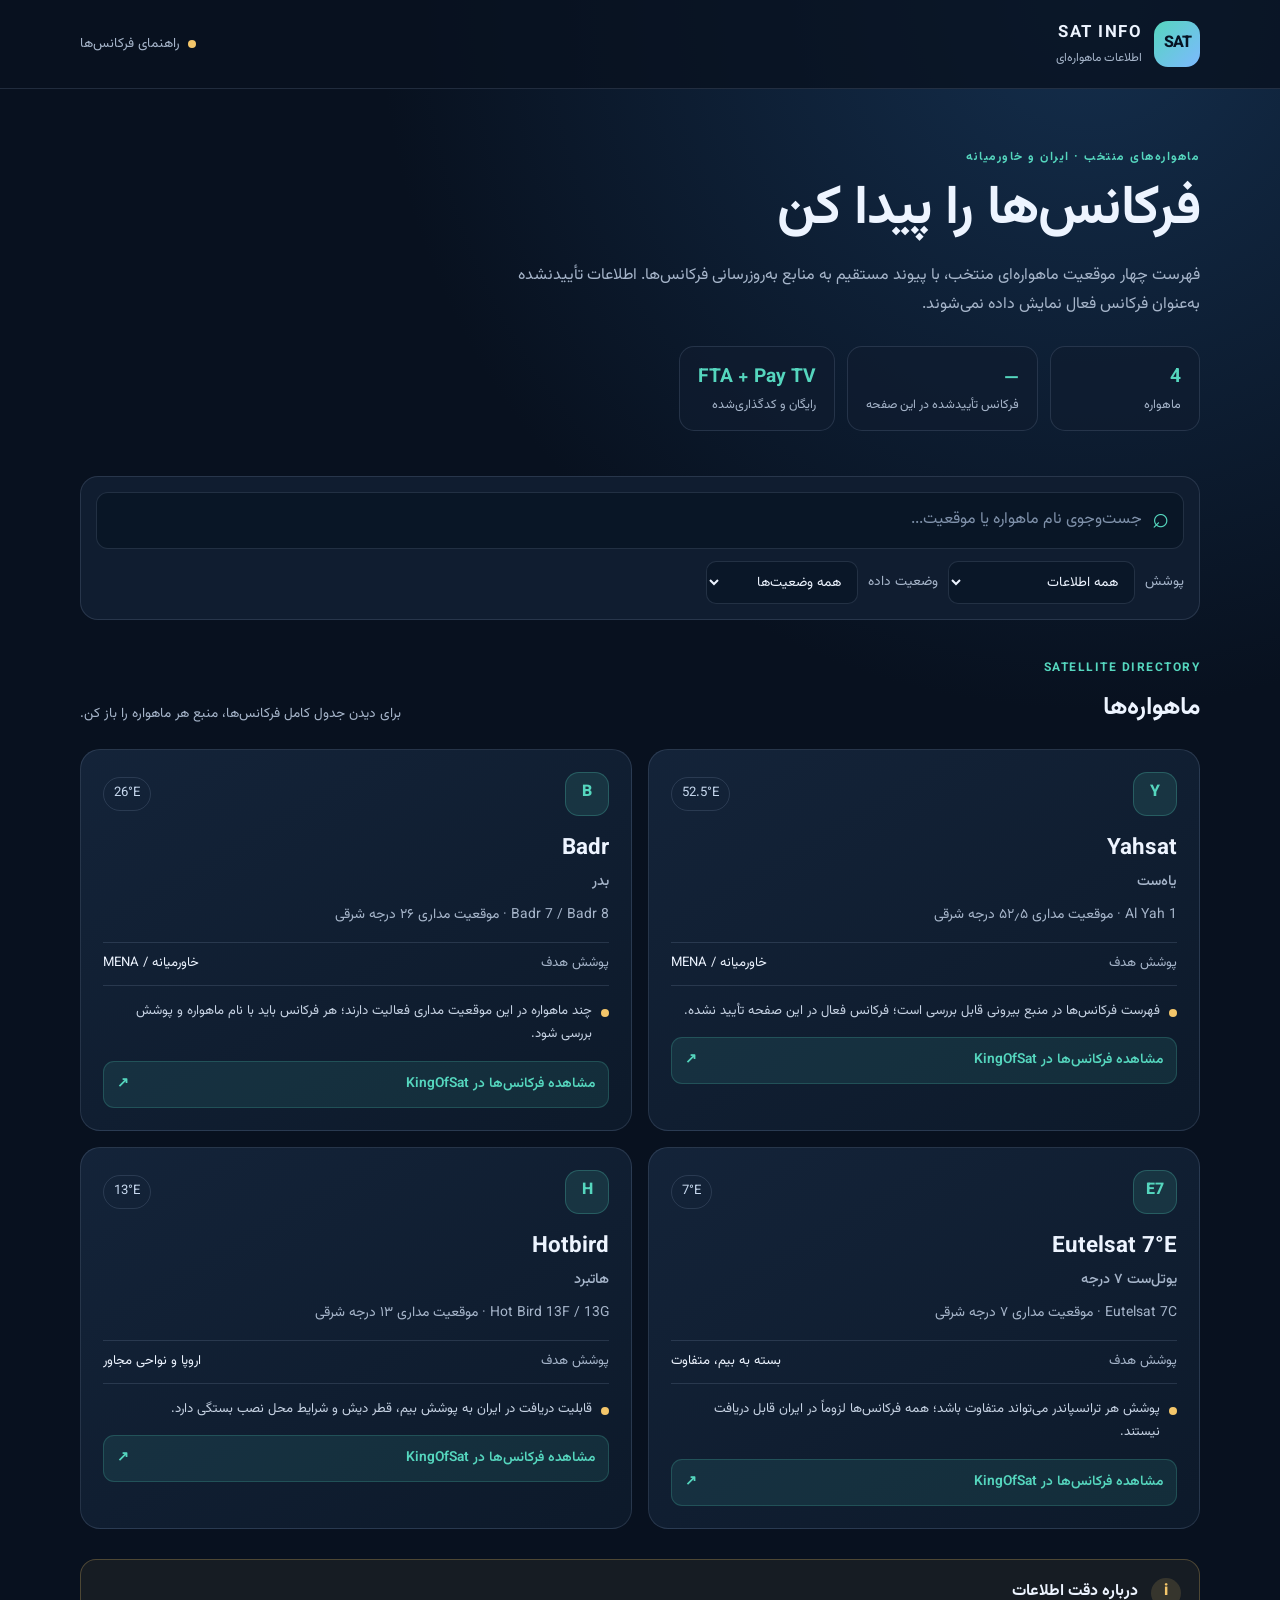
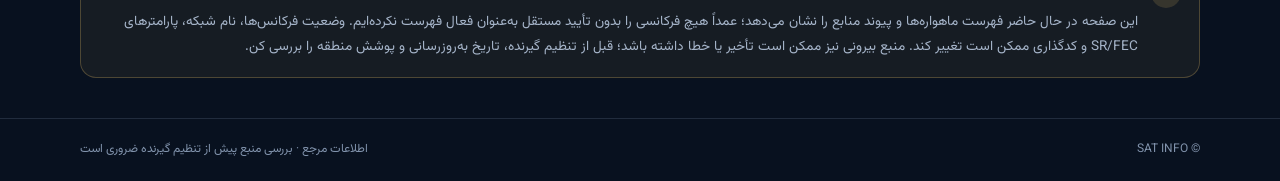
<file: ماهواره ها/index.html>
<!DOCTYPE html>
<html lang="fa" dir="rtl">
<head>
  <meta charset="UTF-8">
  <meta name="viewport" content="width=device-width, initial-scale=1.0">
  <meta name="description" content="اطلاعات ماهواره‌ای SAT INFO؛ یاه‌ست، بدر، یوتل‌ست ۷ درجه و هاتبرد">
  <title>SAT INFO | اطلاعات ماهواره‌ها</title>
  <link rel="stylesheet" href="satsat.css">
  <script src="satsat.js" defer></script>
</head>
<body>
  <header class="site-header">
    <a class="brand" href="#" aria-label="SAT INFO صفحه اصلی">
      <span class="brand-mark">SAT</span>
      <span><strong>SAT INFO</strong><small>اطلاعات ماهواره‌ای</small></span>
    </a>
    <span class="live-note"><span class="dot"></span> راهنمای فرکانس‌ها</span>
  </header>

  <main class="container">
    <section class="hero">
      <p class="eyebrow">ماهواره‌های منتخب · ایران و خاورمیانه</p>
      <h1>فرکانس‌ها را <span></span> پیدا کن</h1>
      <p class="hero-copy">فهرست چهار موقعیت ماهواره‌ای منتخب، با پیوند مستقیم به منابع به‌روزرسانی فرکانس‌ها. اطلاعات تأییدنشده به‌عنوان فرکانس فعال نمایش داده نمی‌شوند.</p>
      <div class="stats">
        <div class="stat"><strong id="satelliteCount">4</strong><span>ماهواره</span></div>
        <div class="stat"><strong id="frequencyCount">—</strong><span>فرکانس تأییدشده در این صفحه</span></div>
        <div class="stat"><strong>FTA + Pay TV</strong><span>رایگان و کدگذاری‌شده</span></div>
      </div>
    </section>

    <section class="tools" aria-label="جست‌وجو و فیلتر">
      <label class="search-box">
        <span aria-hidden="true">⌕</span>
        <input id="search" type="search" placeholder="جست‌وجوی نام ماهواره یا موقعیت..." autocomplete="off">
      </label>
      <div class="filter-row">
        <label for="coverageFilter">پوشش</label>
        <select id="coverageFilter">
          <option value="all">همه اطلاعات</option>
          <option value="mena">ایران و خاورمیانه (MENA)</option>
          <option value="europe">اروپا</option>
        </select>
        <label for="statusFilter">وضعیت داده</label>
        <select id="statusFilter">
          <option value="all">همه وضعیت‌ها</option>
          <option value="verified">دارای منبع بیرونی</option>
          <option value="pending">نیازمند بررسی محلی</option>
        </select>
      </div>
    </section>

    <section class="section-heading">
      <div><p class="eyebrow">SATELLITE DIRECTORY</p><h2>ماهواره‌ها</h2></div>
      <p class="section-note">برای دیدن جدول کامل فرکانس‌ها، منبع هر ماهواره را باز کن.</p>
    </section>

    <section id="satelliteGrid" class="satellite-grid" aria-live="polite">
      <article class="sat-card" data-name="yahsat yah sat یاهست یاه‌ست 52.5 شرق" data-position="52.5°E" data-coverage="mena" data-status="verified">
        <div class="card-top"><span class="sat-icon">Y</span><span class="position">52.5°E</span></div>
        <h3>Yahsat <span>یاه‌ست</span></h3>
        <p class="sat-description">Al Yah 1 · موقعیت مداری ۵۲٫۵ درجه شرقی</p>
        <div class="meta"><span class="meta-label">پوشش هدف</span><span>خاورمیانه / MENA</span></div>
        <div class="data-note"><span class="status-dot"></span><span>فهرست فرکانس‌ها در منبع بیرونی قابل بررسی است؛ فرکانس فعال در این صفحه تأیید نشده.</span></div>
        <a class="source-link" href="https://en.kingofsat.tv/freqs.php?lim=0&ordre=sid&pos=52.5E&standard=All" target="_blank" rel="noopener noreferrer">مشاهده فرکانس‌ها در KingOfSat <span>↗</span></a>
      </article>

      <article class="sat-card" data-name="badr badr 8 arabsat بدر عربست 26 شرق" data-position="26°E" data-coverage="mena" data-status="verified">
        <div class="card-top"><span class="sat-icon">B</span><span class="position">26°E</span></div>
        <h3>Badr <span>بدر</span></h3>
        <p class="sat-description">Badr 7 / Badr 8 · موقعیت مداری ۲۶ درجه شرقی</p>
        <div class="meta"><span class="meta-label">پوشش هدف</span><span>خاورمیانه / MENA</span></div>
        <div class="data-note"><span class="status-dot"></span><span>چند ماهواره در این موقعیت مداری فعالیت دارند؛ هر فرکانس باید با نام ماهواره و پوشش بررسی شود.</span></div>
        <a class="source-link" href="https://en.kingofsat.fr/data-26E" target="_blank" rel="noopener noreferrer">مشاهده فرکانس‌ها در KingOfSat <span>↗</span></a>
      </article>

      <article class="sat-card" data-name="eutelsat eutelsat 7c یوتلست یوتل‌ست 7 شرق" data-position="7°E" data-coverage="mena" data-status="verified">
        <div class="card-top"><span class="sat-icon">E7</span><span class="position">7°E</span></div>
        <h3>Eutelsat 7°E <span>یوتل‌ست ۷ درجه</span></h3>
        <p class="sat-description">Eutelsat 7C · موقعیت مداری ۷ درجه شرقی</p>
        <div class="meta"><span class="meta-label">پوشش هدف</span><span>بسته به بیم، متفاوت</span></div>
        <div class="data-note"><span class="status-dot"></span><span>پوشش هر ترانسپاندر می‌تواند متفاوت باشد؛ همه فرکانس‌ها لزوماً در ایران قابل دریافت نیستند.</span></div>
        <a class="source-link" href="https://en.kingofsat.tv/tv-7E" target="_blank" rel="noopener noreferrer">مشاهده فرکانس‌ها در KingOfSat <span>↗</span></a>
      </article>

      <article class="sat-card" data-name="hotbird hot bird هاتبرد 13 شرق 13e" data-position="13°E" data-coverage="europe" data-status="verified">
        <div class="card-top"><span class="sat-icon">H</span><span class="position">13°E</span></div>
        <h3>Hotbird <span>هاتبرد</span></h3>
        <p class="sat-description">Hot Bird 13F / 13G · موقعیت مداری ۱۳ درجه شرقی</p>
        <div class="meta"><span class="meta-label">پوشش هدف</span><span>اروپا و نواحی مجاور</span></div>
        <div class="data-note"><span class="status-dot"></span><span>قابلیت دریافت در ایران به پوشش بیم، قطر دیش و شرایط محل نصب بستگی دارد.</span></div>
        <a class="source-link" href="https://en.kingofsat.tv/data-13E" target="_blank" rel="noopener noreferrer">مشاهده فرکانس‌ها در KingOfSat <span>↗</span></a>
      </article>
    </section>

    <section id="emptyState" class="empty-state" hidden>
      <strong>موردی پیدا نشد</strong>
      <p>عبارت جست‌وجو یا فیلتر را تغییر بده.</p>
    </section>

    <section class="important-note">
      <span class="note-icon">i</span>
      <div>
        <h2>درباره دقت اطلاعات</h2>
        <p>این صفحه در حال حاضر فهرست ماهواره‌ها و پیوند منابع را نشان می‌دهد؛ عمداً هیچ فرکانسی را بدون تأیید مستقل به‌عنوان فعال فهرست نکرده‌ایم. وضعیت فرکانس‌ها، نام شبکه، پارامترهای SR/FEC و کدگذاری ممکن است تغییر کند. منبع بیرونی نیز ممکن است تأخیر یا خطا داشته باشد؛ قبل از تنظیم گیرنده، تاریخ به‌روزرسانی و پوشش منطقه را بررسی کن.</p>
      </div>
    </section>
  </main>

  <footer class="site-footer">
    <span>© SAT INFO</span>
    <span>اطلاعات مرجع · بررسی منبع پیش از تنظیم گیرنده ضروری است</span>
  </footer>
</body>
</html>
</file>
<file: ماهواره ها/satsat.css>
@import url('https://fonts.googleapis.com/css2?family=Vazirmatn:wght@400;500;600;700;800&display=swap');

:root {
  --bg: #08111f;
  --panel: #101d30;
  --panel-soft: #14243a;
  --text: #edf4ff;
  --muted: #a6b5ca;
  --accent: #55d6be;
  --accent-2: #77a7ff;
  --border: rgba(180, 204, 238, .14);
  --warning: #f4c66a;
}
* { box-sizing: border-box; }
html { scroll-behavior: smooth; }
body {
  margin: 0;
  background: radial-gradient(circle at 85% 0%, #142e4c 0, transparent 34%), var(--bg);
  color: var(--text);
  font-family: "Vazirmatn", Tahoma, sans-serif;
  line-height: 1.8;
}
a { color: inherit; }
.site-header {
  display: flex; align-items: center; justify-content: space-between;
  gap: 16px; padding: 18px max(22px, calc((100% - 1120px) / 2));
  border-bottom: 1px solid var(--border); background: rgba(8,17,31,.78);
}
.brand { display: flex; align-items: center; gap: 12px; text-decoration: none; }
.brand-mark {
  display: grid; place-items: center; width: 46px; height: 46px; border-radius: 14px;
  background: linear-gradient(135deg, var(--accent), #7db9ff); color: #061323;
  font-weight: 800; letter-spacing: -1px;
}
.brand strong { display: block; font-size: 1.05rem; letter-spacing: 1.5px; }
.brand small { display: block; color: var(--muted); font-size: .75rem; }
.live-note { color: var(--muted); font-size: .84rem; display: flex; align-items: center; gap: 8px; }
.dot, .status-dot { width: 8px; height: 8px; border-radius: 50%; display: inline-block; background: var(--warning); flex: 0 0 auto; }
.container { width: min(1120px, calc(100% - 36px)); margin: 0 auto; }
.hero { padding: 58px 0 35px; }
.eyebrow { color: var(--accent); font-size: .75rem; font-weight: 700; letter-spacing: 1.5px; margin: 0 0 7px; }
h1 { font-size: clamp(2rem, 5vw, 3.4rem); line-height: 1.3; margin: 0; letter-spacing: -.7px; }
h1 span { color: var(--accent); }
.hero-copy { max-width: 700px; color: var(--muted); margin: 16px 0 26px; }
.stats { display: flex; flex-wrap: wrap; gap: 12px; }
.stat { min-width: 150px; display: flex; flex-direction: column; padding: 13px 18px; border: 1px solid var(--border); border-radius: 15px; background: rgba(16,29,48,.72); }
.stat strong { font-size: 1.2rem; color: var(--accent); }
.stat span { color: var(--muted); font-size: .78rem; }
.tools { background: var(--panel); border: 1px solid var(--border); padding: 15px; border-radius: 18px; margin: 10px 0 38px; }
.search-box { display: flex; align-items: center; gap: 10px; border: 1px solid var(--border); border-radius: 12px; background: #091626; padding: 0 14px; }
.search-box span { font-size: 1.8rem; color: var(--accent); }
.search-box input { width: 100%; padding: 13px 0; background: transparent; color: var(--text); border: 0; outline: 0; font: inherit; }
.search-box input::placeholder { color: #7f91aa; }
.filter-row { display: flex; flex-wrap: wrap; align-items: center; gap: 10px; margin-top: 12px; color: var(--muted); font-size: .85rem; }
select { background: #0a1728; color: var(--text); border: 1px solid var(--border); border-radius: 10px; padding: 9px 12px; font: inherit; }
.section-heading { display: flex; justify-content: space-between; align-items: end; gap: 20px; margin-bottom: 18px; }
.section-heading h2 { margin: 0; font-size: 1.55rem; }
.section-note { color: var(--muted); font-size: .85rem; margin: 0 0 4px; }
.satellite-grid { display: grid; grid-template-columns: repeat(2, minmax(0, 1fr)); gap: 16px; }
.sat-card { min-width: 0; padding: 22px; background: linear-gradient(150deg, rgba(20,36,58,.98), rgba(13,26,43,.98)); border: 1px solid var(--border); border-radius: 20px; transition: transform .18s ease, border-color .18s ease; }
.sat-card:hover { transform: translateY(-3px); border-color: rgba(85,214,190,.42); }
.card-top { display: flex; justify-content: space-between; align-items: center; margin-bottom: 13px; }
.sat-icon { display: grid; place-items: center; min-width: 44px; height: 44px; padding: 0 9px; border-radius: 14px; background: rgba(85,214,190,.12); border: 1px solid rgba(85,214,190,.25); color: var(--accent); font-weight: 800; }
.position { border: 1px solid var(--border); padding: 4px 10px; border-radius: 30px; color: #c8d9ef; font-size: .82rem; direction: ltr; }
.sat-card h3 { margin: 0; font-size: 1.4rem; direction: ltr; text-align: right; }
.sat-card h3 span { display: block; color: var(--muted); font-size: .9rem; font-weight: 500; direction: rtl; }
.sat-description { color: var(--muted); font-size: .87rem; margin: 7px 0 15px; }
.meta { display: flex; justify-content: space-between; gap: 10px; padding: 9px 0; border-top: 1px solid var(--border); border-bottom: 1px solid var(--border); font-size: .82rem; }
.meta-label { color: var(--muted); }
.data-note { display: flex; align-items: flex-start; gap: 9px; color: #c7d3e4; font-size: .82rem; margin: 14px 0; }
.data-note .status-dot { margin-top: 9px; }
.source-link { display: flex; align-items: center; justify-content: space-between; gap: 10px; text-decoration: none; padding: 10px 13px; border-radius: 11px; background: rgba(85,214,190,.1); color: var(--accent); border: 1px solid rgba(85,214,190,.2); font-weight: 600; font-size: .86rem; }
.source-link:hover { background: rgba(85,214,190,.17); }
.empty-state { text-align: center; padding: 38px 15px; border: 1px dashed var(--border); border-radius: 16px; color: var(--muted); }
.empty-state strong { color: var(--text); }
.important-note { display: flex; gap: 13px; margin: 30px 0 40px; padding: 18px; border: 1px solid rgba(244,198,106,.25); border-radius: 16px; background: rgba(244,198,106,.06); }
.note-icon { display: grid; place-items: center; width: 30px; height: 30px; flex: 0 0 auto; border-radius: 50%; background: rgba(244,198,106,.15); color: var(--warning); font-weight: 800; }
.important-note h2 { margin: 0 0 4px; font-size: 1rem; }
.important-note p { margin: 0; color: var(--muted); font-size: .85rem; }
.site-footer { display: flex; justify-content: space-between; gap: 15px; flex-wrap: wrap; padding: 20px max(22px, calc((100% - 1120px) / 2)); border-top: 1px solid var(--border); color: #8193ac; font-size: .75rem; }
[hidden] { display: none !important; }
@media (max-width: 720px) {
  .site-header { padding: 14px 18px; }
  .container { width: min(100% - 28px, 560px); }
  .hero { padding-top: 38px; }
  .satellite-grid { grid-template-columns: 1fr; }
  .section-heading { display: block; }
  .section-note { margin-top: 8px; }
  .stat { flex: 1 1 130px; }
  .site-footer { padding: 18px; }
}
</file>
